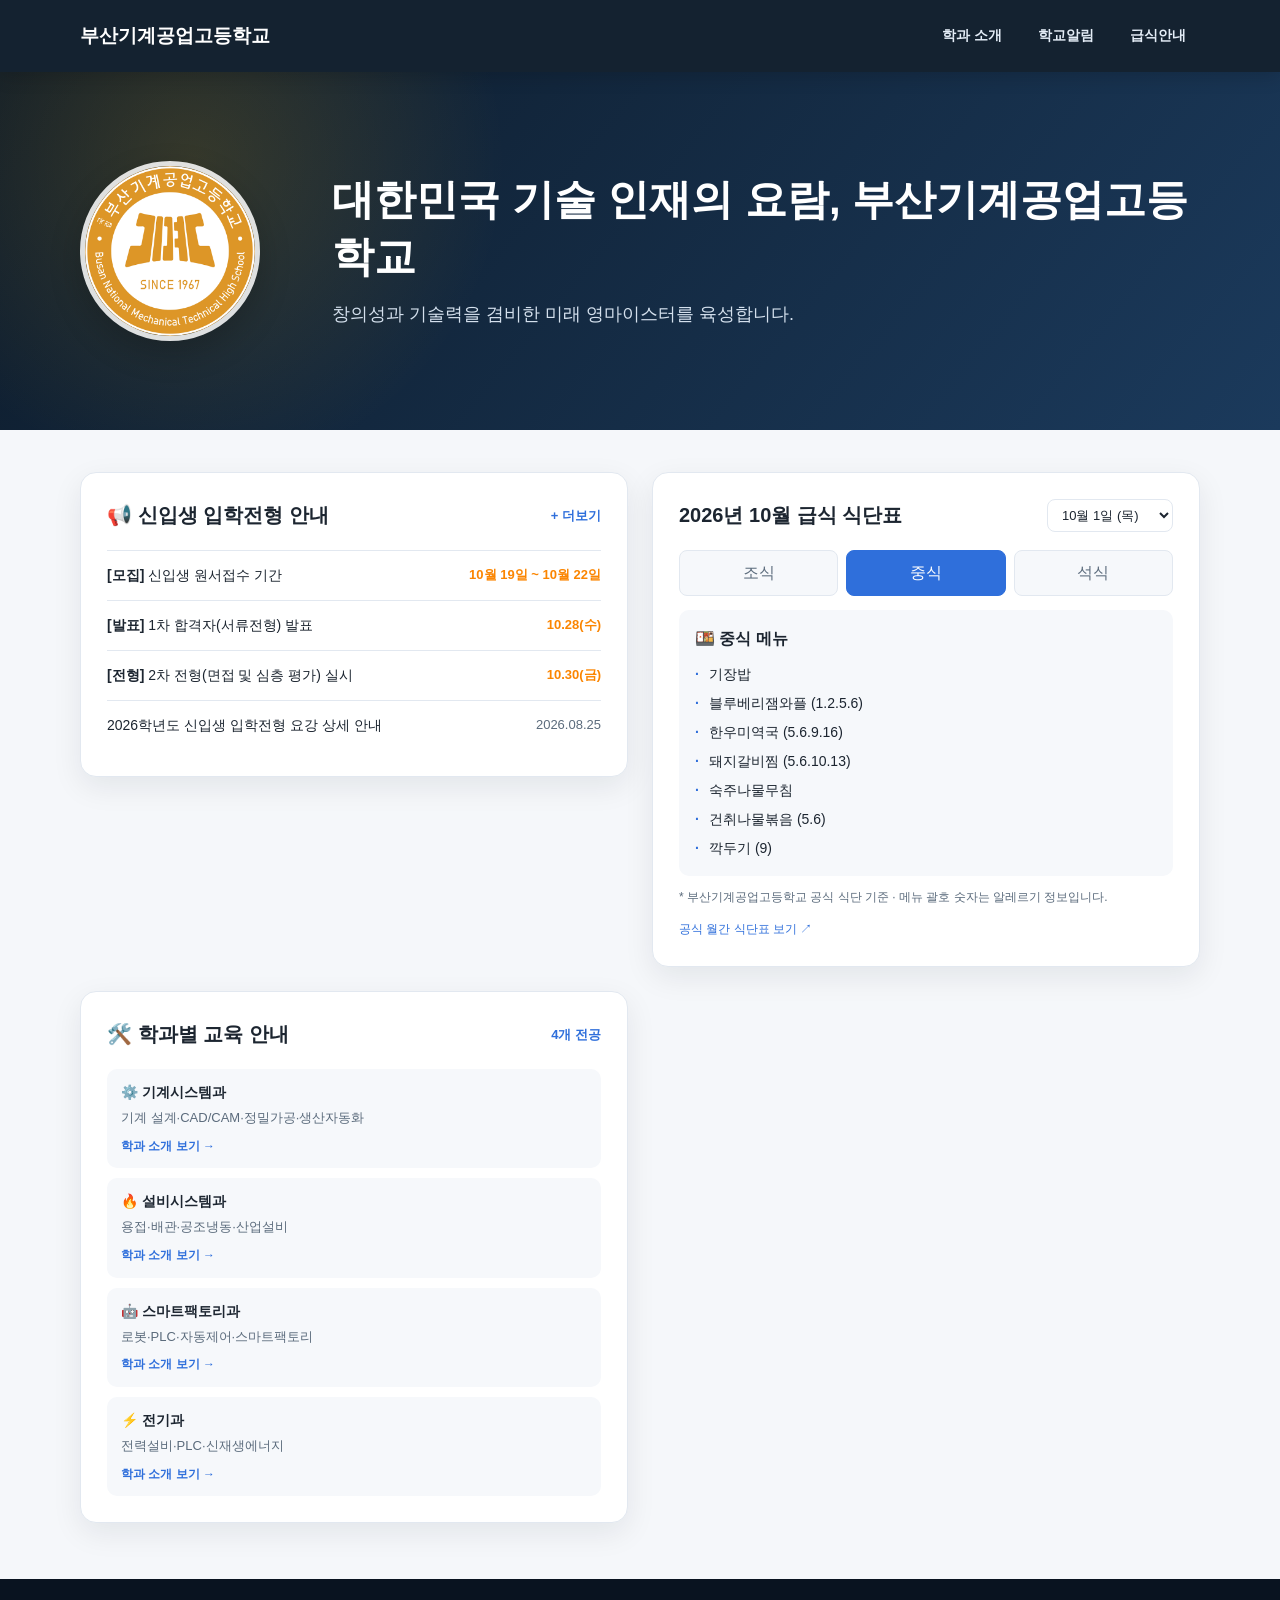
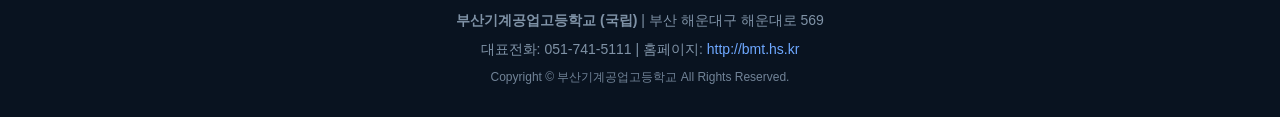
<file: index.html>
<!DOCTYPE html>
<html lang="ko">
<head>
  <meta charset="UTF-8">
  <meta name="viewport" content="width=device-width, initial-scale=1.0">
  <title>부산기계공업고등학교 - 공식 홈페이지</title>
  <link rel="stylesheet" href="style.css">
</head>
<body>

  <!-- 상단 헤더 및 대메뉴 -->
  <header class="header">
    <div class="container header-container">
      <h1 class="logo"><a href="index.html">부산기계공업고등학교</a></h1>
      <nav class="gnb" id="mainNav">
        <ul>
          <li class="dropdown">
            <a href="#departments">학과 소개</a>
            <ul class="dropdown-menu">
              <li><a href="dept-mech.html">기계시스템과</a></li>
              <li><a href="dept-plant.html">설비시스템과</a></li>
              <li><a href="dept-mecha.html">스마트팩토리과</a></li>
              <li><a href="dept-elec.html">전기과</a></li>
            </ul>
          </li>
          <li><a href="#notice-section">학교알림</a></li>
          <li><a href="#meal-section">급식안내</a></li>
        </ul>
      </nav>
      <button class="mobile-menu-btn" id="mobileMenuBtn" aria-label="메뉴 열기" aria-expanded="false" aria-controls="mainNav">☰</button>
    </div>
  </header>

  <!-- 메인 비주얼 배너 -->
  <section class="main-banner">
    <div class="banner-content">
      <img class="banner-logo" src="images.png" alt="부산기계공업고등학교 교표" width="180" height="180">
      <div>
        <h2>대한민국 기술 인재의 요람, 부산기계공업고등학교</h2>
        <p>창의성과 기술력을 겸비한 미래 영마이스터를 육성합니다.</p>
      </div>
    </div>
  </section>

  <!-- 메인 콘텐츠 영역 -->
  <main class="main-content container">
    <!-- 신입생 입학전형 및 주요 공지사항 -->
    <section class="card notice-card" id="notice-section">
      <div class="card-header">
        <h3>📢 신입생 입학전형 안내</h3>
        <a href="#" class="more-btn">+ 더보기</a>
      </div>
      <ul class="notice-list">
        <li>
          <a href="#"><strong>[모집]</strong> 신입생 원서접수 기간</a>
          <span class="date-highlight">10월 19일 ~ 10월 22일</span>
        </li>
        <li>
          <a href="#"><strong>[발표]</strong> 1차 합격자(서류전형) 발표</a>
          <span class="date-highlight">10.28(수)</span>
        </li>
        <li>
          <a href="#"><strong>[전형]</strong> 2차 전형(면접 및 심층 평가) 실시</a>
          <span class="date-highlight">10.30(금)</span>
        </li>
        <li>
          <a href="#">2026학년도 신입생 입학전형 요강 상세 안내</a>
          <span class="date">2026.08.25</span>
        </li>
      </ul>
    </section>

    <!-- 10월 급식 식단표 -->
    <section class="card meal-card" id="meal-section">
      <div class="card-header">
        <h3>2026년 10월 급식 식단표</h3>
        <select id="mealDateSelect" class="date-select" aria-label="급식 날짜 선택">
          <option value="2026-10-01" selected>10월 1일 (목)</option>
        </select>
      </div>

      <div class="meal-tabs">
        <button class="meal-tab-btn" type="button" data-meal-time="breakfast" aria-pressed="false">조식</button>
        <button class="meal-tab-btn active" type="button" data-meal-time="lunch" aria-pressed="true">중식</button>
        <button class="meal-tab-btn" type="button" data-meal-time="dinner" aria-pressed="false">석식</button>
      </div>

      <div class="meal-display-box">
        <h4 class="meal-type-title" id="mealTimeTitle">🍱 중식 메뉴</h4>
        <ul class="meal-menu" id="mealMenuList">
          <li class="meal-empty">선택한 날짜의 식단 정보가 없습니다.</li>
        </ul>
      </div>
      <p class="allergy-info">* 부산기계공업고등학교 공식 식단 기준 · 메뉴 괄호 숫자는 알레르기 정보입니다.</p>
      <p class="allergy-info"><a href="https://school.busanedu.net/bmt-h/dv/dietView/selectDietCalendarView.do?mi=605226" target="_blank" rel="noopener noreferrer">공식 월간 식단표 보기 ↗</a></p>
    </section>

    <!-- 학과 안내 요약 -->
    <section class="card dept-overview-card" id="departments">
      <div class="card-header">
        <h3>🛠️ 학과별 교육 안내</h3>
        <span class="more-btn">4개 전공</span>
      </div>
      <ul class="dept-overview-list">
        <li>
          <a href="dept-mech.html"><strong>⚙️ 기계시스템과</strong><span>기계 설계·CAD/CAM·정밀가공·생산자동화</span><em>학과 소개 보기 →</em></a>
        </li>
        <li>
          <a href="dept-plant.html"><strong>🔥 설비시스템과</strong><span>용접·배관·공조냉동·산업설비</span><em>학과 소개 보기 →</em></a>
        </li>
        <li>
          <a href="dept-mecha.html"><strong>🤖 스마트팩토리과</strong><span>로봇·PLC·자동제어·스마트팩토리</span><em>학과 소개 보기 →</em></a>
        </li>
        <li>
          <a href="dept-elec.html"><strong>⚡ 전기과</strong><span>전력설비·PLC·신재생에너지</span><em>학과 소개 보기 →</em></a>
        </li>
      </ul>
    </section>
  </main>

  <footer class="footer">
    <div class="container footer-container">
      <div class="footer-info">
        <p><strong>부산기계공업고등학교 (국립)</strong> | 부산 해운대구 해운대로 569</p>
        <p>대표전화: 051-741-5111 | 홈페이지: <a href="http://bmt.hs.kr" target="_blank" style="color: #60a5fa;">http://bmt.hs.kr</a></p>
        <p class="copyright">Copyright © 부산기계공업고등학교 All Rights Reserved.</p>
      </div>
    </div>
  </footer>

  <script src="script.js"></script>
</body>
</html>
</file>
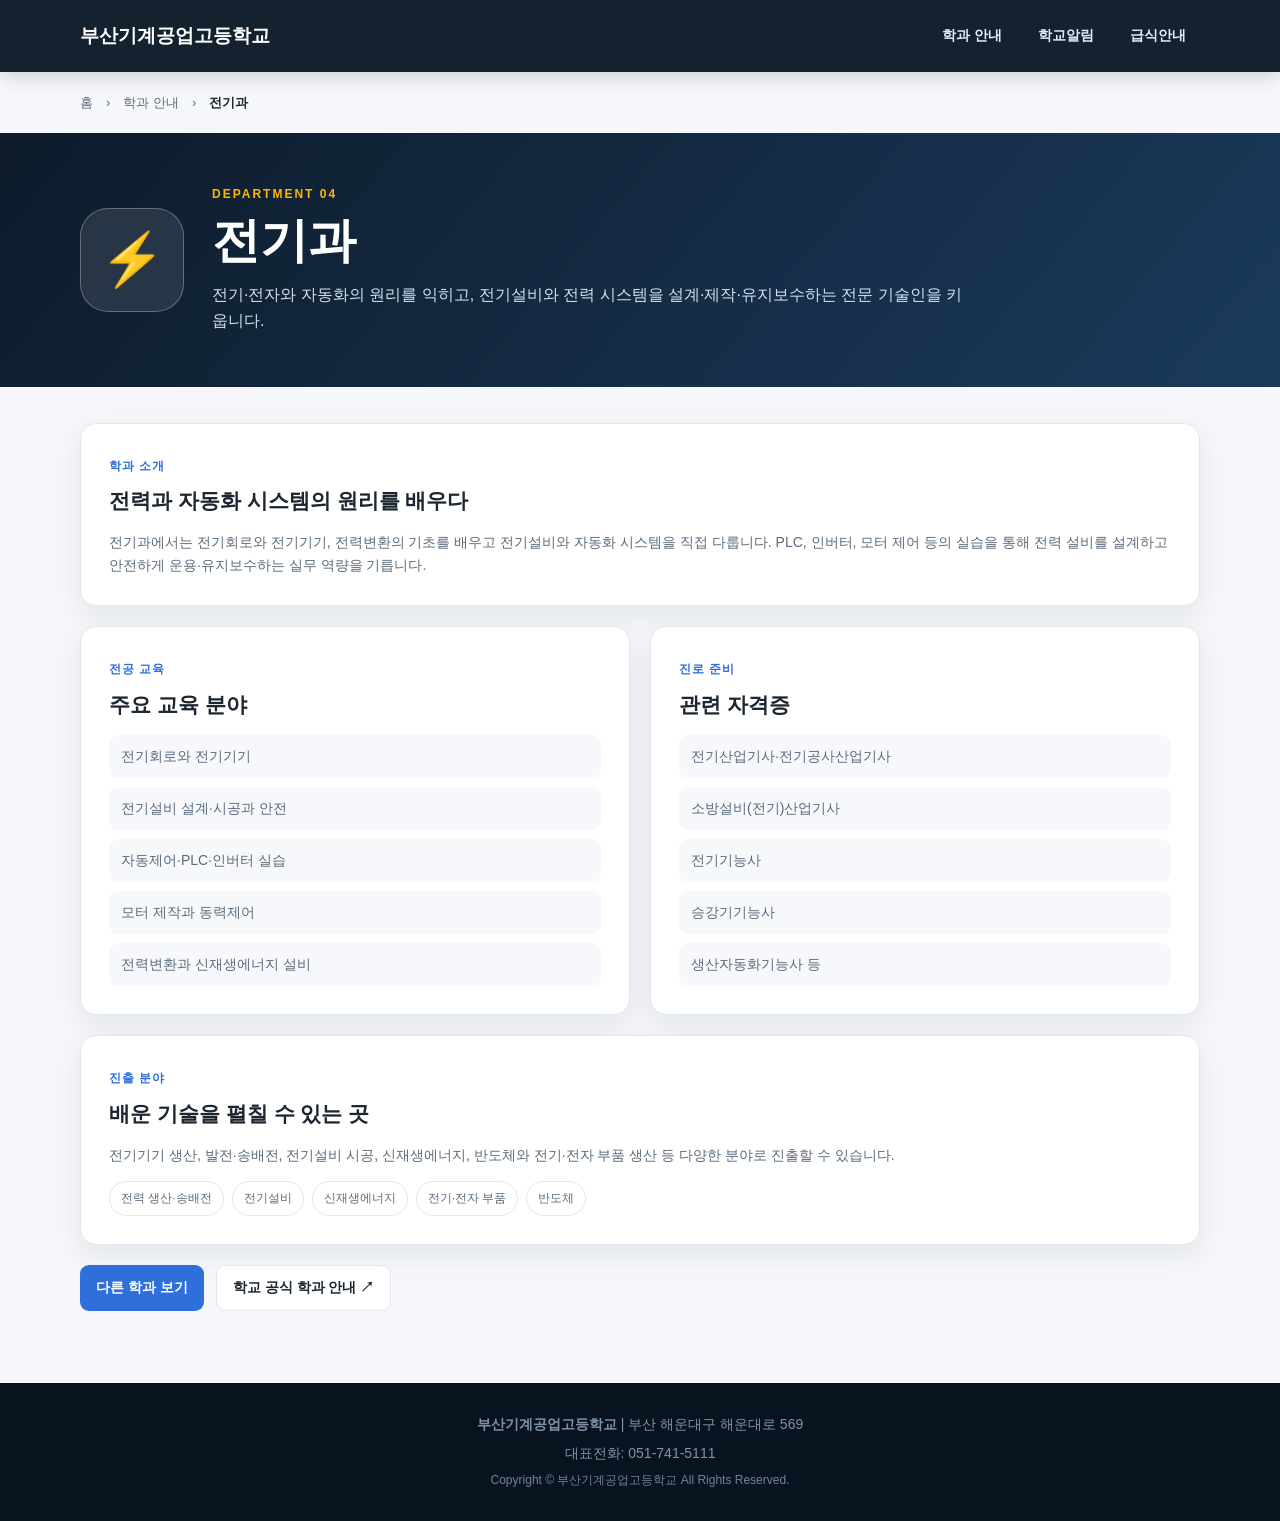
<file: dept-elec.html>
<!DOCTYPE html>
<html lang="ko">
<head>
  <meta charset="UTF-8">
  <meta name="viewport" content="width=device-width, initial-scale=1.0">
  <title>전기과 소개 - 부산기계공업고등학교</title>
  <link rel="stylesheet" href="style.css">
</head>
<body>
  <header class="header">
    <div class="container header-container">
      <h1 class="logo"><a href="index.html">부산기계공업고등학교</a></h1>
      <nav class="gnb" id="mainNav">
        <ul>
          <li class="dropdown">
            <a href="index.html#departments">학과 안내</a>
            <ul class="dropdown-menu">
              <li><a href="dept-mech.html">기계시스템과</a></li>
              <li><a href="dept-plant.html">설비시스템과</a></li>
              <li><a href="dept-mecha.html">스마트팩토리과</a></li>
              <li><a href="dept-elec.html">전기과</a></li>
            </ul>
          </li>
          <li><a href="index.html#notice-section">학교알림</a></li>
          <li><a href="index.html#meal-section">급식안내</a></li>
        </ul>
      </nav>
      <button class="mobile-menu-btn" id="mobileMenuBtn" aria-label="메뉴 열기" aria-expanded="false" aria-controls="mainNav">☰</button>
    </div>
  </header>

  <main class="department-detail-main">
    <div class="container dept-breadcrumb"><a href="index.html">홈</a>　›　<a href="index.html#departments">학과 안내</a>　›　<span>전기과</span></div>
    <section class="dept-page-hero">
      <div class="container dept-page-hero-content">
        <span class="dept-page-icon" aria-hidden="true">⚡</span>
        <div>
          <p class="dept-page-tag">DEPARTMENT 04</p>
          <h1 class="dept-page-title">전기과</h1>
          <p class="dept-page-lead">전기·전자와 자동화의 원리를 익히고, 전기설비와 전력 시스템을 설계·제작·유지보수하는 전문 기술인을 키웁니다.</p>
        </div>
      </div>
    </section>

    <div class="container dept-info-wrap">
      <section class="dept-info-card">
        <span class="dept-info-label">학과 소개</span>
        <h2>전력과 자동화 시스템의 원리를 배우다</h2>
        <p>전기과에서는 전기회로와 전기기기, 전력변환의 기초를 배우고 전기설비와 자동화 시스템을 직접 다룹니다. PLC, 인버터, 모터 제어 등의 실습을 통해 전력 설비를 설계하고 안전하게 운용·유지보수하는 실무 역량을 기릅니다.</p>
      </section>

      <div class="dept-detail-grid">
        <section class="dept-info-card">
          <span class="dept-info-label">전공 교육</span>
          <h2>주요 교육 분야</h2>
          <ul class="dept-detail-list">
            <li>전기회로와 전기기기</li>
            <li>전기설비 설계·시공과 안전</li>
            <li>자동제어·PLC·인버터 실습</li>
            <li>모터 제작과 동력제어</li>
            <li>전력변환과 신재생에너지 설비</li>
          </ul>
        </section>
        <section class="dept-info-card">
          <span class="dept-info-label">진로 준비</span>
          <h2>관련 자격증</h2>
          <ul class="dept-detail-list">
            <li>전기산업기사·전기공사산업기사</li>
            <li>소방설비(전기)산업기사</li>
            <li>전기기능사</li>
            <li>승강기기능사</li>
            <li>생산자동화기능사 등</li>
          </ul>
        </section>
      </div>

      <section class="dept-info-card">
        <span class="dept-info-label">진출 분야</span>
        <h2>배운 기술을 펼칠 수 있는 곳</h2>
        <p>전기기기 생산, 발전·송배전, 전기설비 시공, 신재생에너지, 반도체와 전기·전자 부품 생산 등 다양한 분야로 진출할 수 있습니다.</p>
        <div class="dept-career"><span>전력 생산·송배전</span><span>전기설비</span><span>신재생에너지</span><span>전기·전자 부품</span><span>반도체</span></div>
      </section>

      <div class="dept-page-actions">
        <a class="dept-page-button" href="index.html#departments">다른 학과 보기</a>
        <a class="dept-page-button secondary" href="https://school.busanedu.net/bmt-h/cm/cntnts/cntntsView.do?mi=605188&amp;cntntsId=5285" target="_blank" rel="noopener noreferrer">학교 공식 학과 안내 ↗</a>
      </div>
    </div>
  </main>

  <footer class="footer"><div class="container footer-info"><p><strong>부산기계공업고등학교</strong> | 부산 해운대구 해운대로 569</p><p>대표전화: 051-741-5111</p><p class="copyright">Copyright © 부산기계공업고등학교 All Rights Reserved.</p></div></footer>
  <script src="script.js"></script>
</body>
</html>
</file>
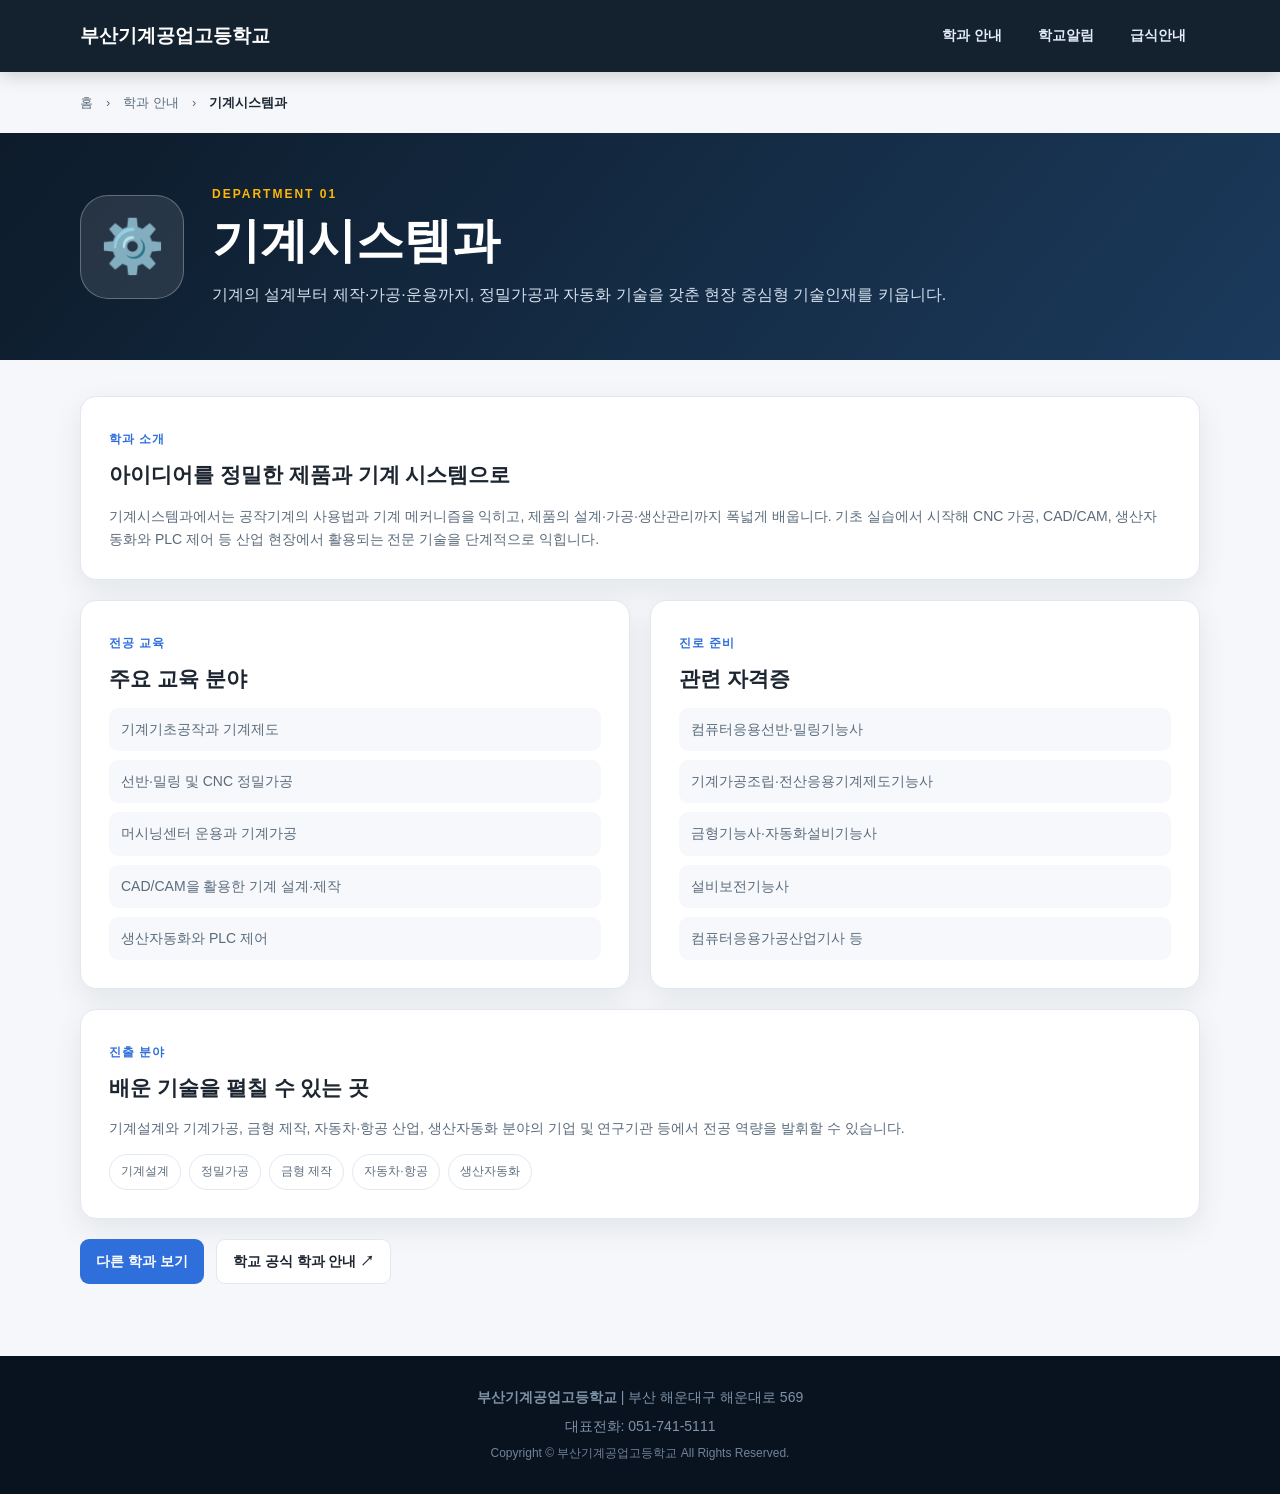
<file: dept-mech.html>
<!DOCTYPE html>
<html lang="ko">
<head>
  <meta charset="UTF-8">
  <meta name="viewport" content="width=device-width, initial-scale=1.0">
  <title>기계시스템과 소개 - 부산기계공업고등학교</title>
  <link rel="stylesheet" href="style.css">
</head>
<body>
  <header class="header">
    <div class="container header-container">
      <h1 class="logo"><a href="index.html">부산기계공업고등학교</a></h1>
      <nav class="gnb" id="mainNav">
        <ul>
          <li class="dropdown">
            <a href="index.html#departments">학과 안내</a>
            <ul class="dropdown-menu">
              <li><a href="dept-mech.html">기계시스템과</a></li>
              <li><a href="dept-plant.html">설비시스템과</a></li>
              <li><a href="dept-mecha.html">스마트팩토리과</a></li>
              <li><a href="dept-elec.html">전기과</a></li>
            </ul>
          </li>
          <li><a href="index.html#notice-section">학교알림</a></li>
          <li><a href="index.html#meal-section">급식안내</a></li>
        </ul>
      </nav>
      <button class="mobile-menu-btn" id="mobileMenuBtn" aria-label="메뉴 열기" aria-expanded="false" aria-controls="mainNav">☰</button>
    </div>
  </header>

  <main class="department-detail-main">
    <div class="container dept-breadcrumb"><a href="index.html">홈</a>　›　<a href="index.html#departments">학과 안내</a>　›　<span>기계시스템과</span></div>
    <section class="dept-page-hero">
      <div class="container dept-page-hero-content">
        <span class="dept-page-icon" aria-hidden="true">⚙️</span>
        <div>
          <p class="dept-page-tag">DEPARTMENT 01</p>
          <h1 class="dept-page-title">기계시스템과</h1>
          <p class="dept-page-lead">기계의 설계부터 제작·가공·운용까지, 정밀가공과 자동화 기술을 갖춘 현장 중심형 기술인재를 키웁니다.</p>
        </div>
      </div>
    </section>

    <div class="container dept-info-wrap">
      <section class="dept-info-card">
        <span class="dept-info-label">학과 소개</span>
        <h2>아이디어를 정밀한 제품과 기계 시스템으로</h2>
        <p>기계시스템과에서는 공작기계의 사용법과 기계 메커니즘을 익히고, 제품의 설계·가공·생산관리까지 폭넓게 배웁니다. 기초 실습에서 시작해 CNC 가공, CAD/CAM, 생산자동화와 PLC 제어 등 산업 현장에서 활용되는 전문 기술을 단계적으로 익힙니다.</p>
      </section>

      <div class="dept-detail-grid">
        <section class="dept-info-card">
          <span class="dept-info-label">전공 교육</span>
          <h2>주요 교육 분야</h2>
          <ul class="dept-detail-list">
            <li>기계기초공작과 기계제도</li>
            <li>선반·밀링 및 CNC 정밀가공</li>
            <li>머시닝센터 운용과 기계가공</li>
            <li>CAD/CAM을 활용한 기계 설계·제작</li>
            <li>생산자동화와 PLC 제어</li>
          </ul>
        </section>
        <section class="dept-info-card">
          <span class="dept-info-label">진로 준비</span>
          <h2>관련 자격증</h2>
          <ul class="dept-detail-list">
            <li>컴퓨터응용선반·밀링기능사</li>
            <li>기계가공조립·전산응용기계제도기능사</li>
            <li>금형기능사·자동화설비기능사</li>
            <li>설비보전기능사</li>
            <li>컴퓨터응용가공산업기사 등</li>
          </ul>
        </section>
      </div>

      <section class="dept-info-card">
        <span class="dept-info-label">진출 분야</span>
        <h2>배운 기술을 펼칠 수 있는 곳</h2>
        <p>기계설계와 기계가공, 금형 제작, 자동차·항공 산업, 생산자동화 분야의 기업 및 연구기관 등에서 전공 역량을 발휘할 수 있습니다.</p>
        <div class="dept-career"><span>기계설계</span><span>정밀가공</span><span>금형 제작</span><span>자동차·항공</span><span>생산자동화</span></div>
      </section>

      <div class="dept-page-actions">
        <a class="dept-page-button" href="index.html#departments">다른 학과 보기</a>
        <a class="dept-page-button secondary" href="https://school.busanedu.net/bmt-h/cm/cntnts/cntntsView.do?mi=605184&amp;cntntsId=5281" target="_blank" rel="noopener noreferrer">학교 공식 학과 안내 ↗</a>
      </div>
    </div>
  </main>

  <footer class="footer"><div class="container footer-info"><p><strong>부산기계공업고등학교</strong> | 부산 해운대구 해운대로 569</p><p>대표전화: 051-741-5111</p><p class="copyright">Copyright © 부산기계공업고등학교 All Rights Reserved.</p></div></footer>
  <script src="script.js"></script>
</body>
</html>
</file>
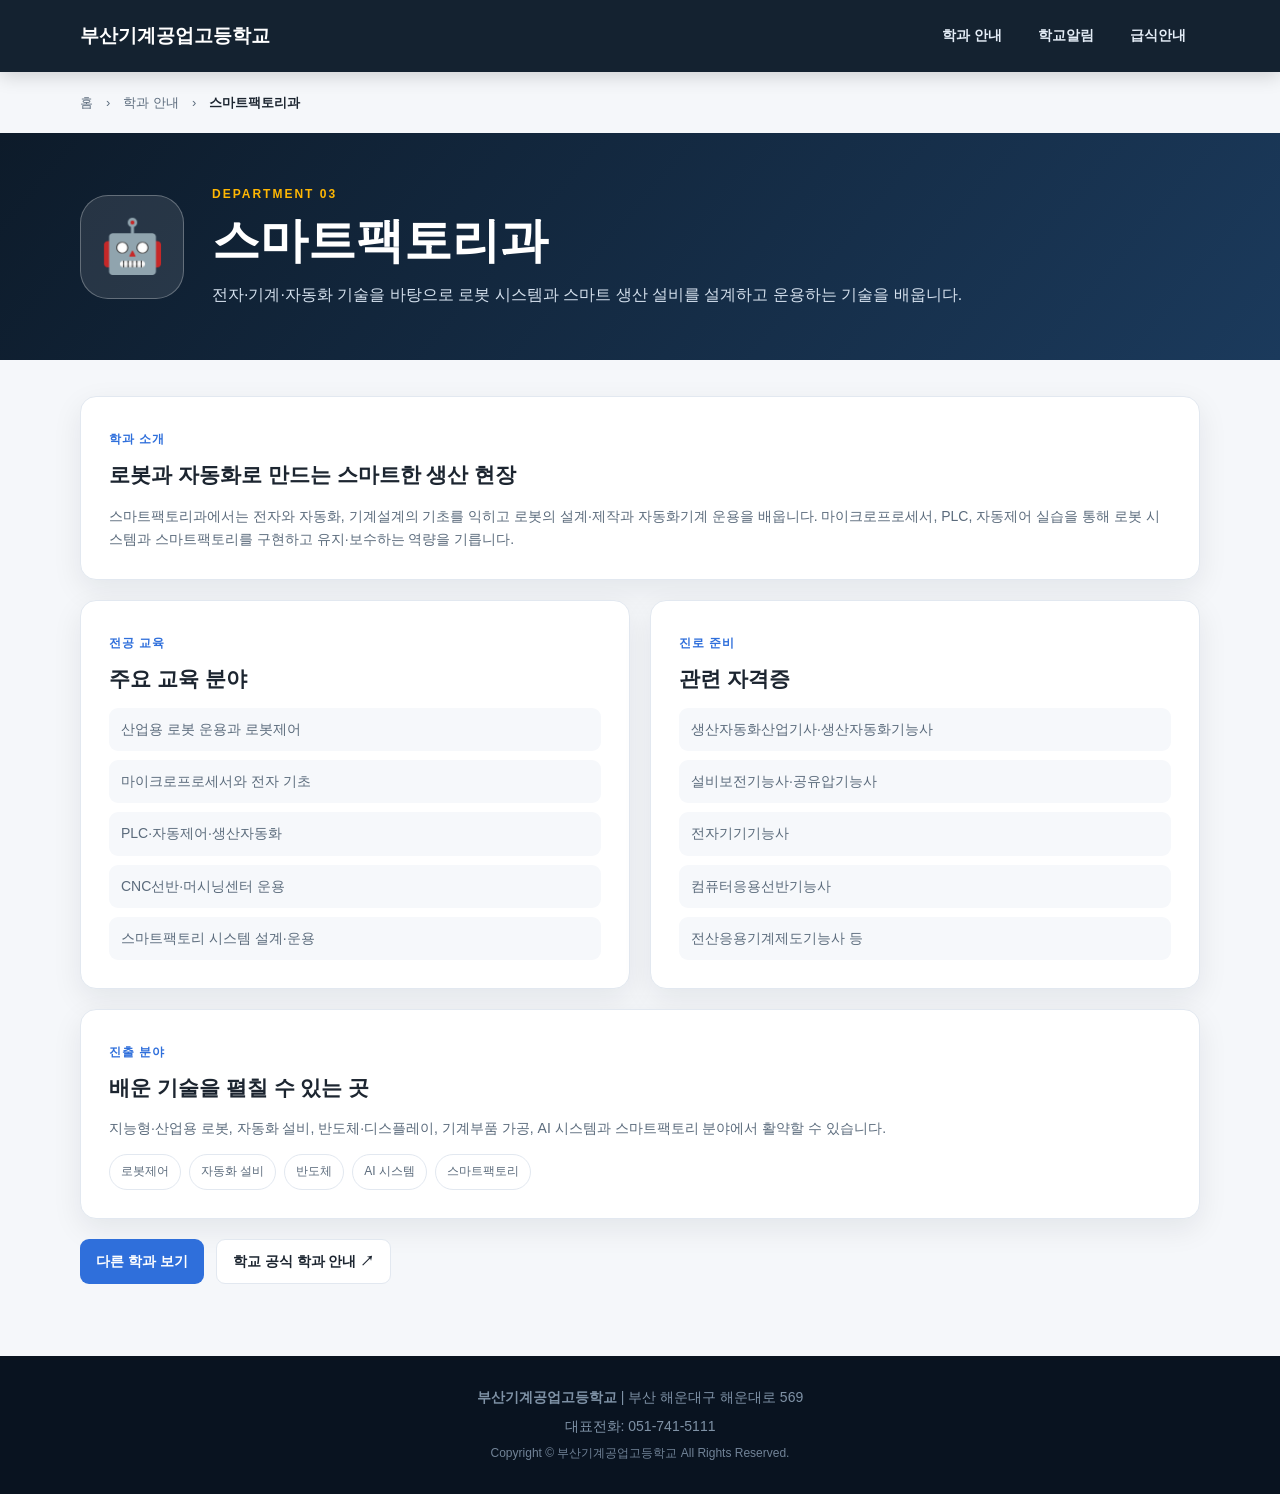
<file: dept-mecha.html>
<!DOCTYPE html>
<html lang="ko">
<head>
  <meta charset="UTF-8">
  <meta name="viewport" content="width=device-width, initial-scale=1.0">
  <title>스마트팩토리과 소개 - 부산기계공업고등학교</title>
  <link rel="stylesheet" href="style.css">
</head>
<body>
  <header class="header">
    <div class="container header-container">
      <h1 class="logo"><a href="index.html">부산기계공업고등학교</a></h1>
      <nav class="gnb" id="mainNav">
        <ul>
          <li class="dropdown">
            <a href="index.html#departments">학과 안내</a>
            <ul class="dropdown-menu">
              <li><a href="dept-mech.html">기계시스템과</a></li>
              <li><a href="dept-plant.html">설비시스템과</a></li>
              <li><a href="dept-mecha.html">스마트팩토리과</a></li>
              <li><a href="dept-elec.html">전기과</a></li>
            </ul>
          </li>
          <li><a href="index.html#notice-section">학교알림</a></li>
          <li><a href="index.html#meal-section">급식안내</a></li>
        </ul>
      </nav>
      <button class="mobile-menu-btn" id="mobileMenuBtn" aria-label="메뉴 열기" aria-expanded="false" aria-controls="mainNav">☰</button>
    </div>
  </header>

  <main class="department-detail-main">
    <div class="container dept-breadcrumb"><a href="index.html">홈</a>　›　<a href="index.html#departments">학과 안내</a>　›　<span>스마트팩토리과</span></div>
    <section class="dept-page-hero">
      <div class="container dept-page-hero-content">
        <span class="dept-page-icon" aria-hidden="true">🤖</span>
        <div>
          <p class="dept-page-tag">DEPARTMENT 03</p>
          <h1 class="dept-page-title">스마트팩토리과</h1>
          <p class="dept-page-lead">전자·기계·자동화 기술을 바탕으로 로봇 시스템과 스마트 생산 설비를 설계하고 운용하는 기술을 배웁니다.</p>
        </div>
      </div>
    </section>

    <div class="container dept-info-wrap">
      <section class="dept-info-card">
        <span class="dept-info-label">학과 소개</span>
        <h2>로봇과 자동화로 만드는 스마트한 생산 현장</h2>
        <p>스마트팩토리과에서는 전자와 자동화, 기계설계의 기초를 익히고 로봇의 설계·제작과 자동화기계 운용을 배웁니다. 마이크로프로세서, PLC, 자동제어 실습을 통해 로봇 시스템과 스마트팩토리를 구현하고 유지·보수하는 역량을 기릅니다.</p>
      </section>

      <div class="dept-detail-grid">
        <section class="dept-info-card">
          <span class="dept-info-label">전공 교육</span>
          <h2>주요 교육 분야</h2>
          <ul class="dept-detail-list">
            <li>산업용 로봇 운용과 로봇제어</li>
            <li>마이크로프로세서와 전자 기초</li>
            <li>PLC·자동제어·생산자동화</li>
            <li>CNC선반·머시닝센터 운용</li>
            <li>스마트팩토리 시스템 설계·운용</li>
          </ul>
        </section>
        <section class="dept-info-card">
          <span class="dept-info-label">진로 준비</span>
          <h2>관련 자격증</h2>
          <ul class="dept-detail-list">
            <li>생산자동화산업기사·생산자동화기능사</li>
            <li>설비보전기능사·공유압기능사</li>
            <li>전자기기기능사</li>
            <li>컴퓨터응용선반기능사</li>
            <li>전산응용기계제도기능사 등</li>
          </ul>
        </section>
      </div>

      <section class="dept-info-card">
        <span class="dept-info-label">진출 분야</span>
        <h2>배운 기술을 펼칠 수 있는 곳</h2>
        <p>지능형·산업용 로봇, 자동화 설비, 반도체·디스플레이, 기계부품 가공, AI 시스템과 스마트팩토리 분야에서 활약할 수 있습니다.</p>
        <div class="dept-career"><span>로봇제어</span><span>자동화 설비</span><span>반도체</span><span>AI 시스템</span><span>스마트팩토리</span></div>
      </section>

      <div class="dept-page-actions">
        <a class="dept-page-button" href="index.html#departments">다른 학과 보기</a>
        <a class="dept-page-button secondary" href="https://school.busanedu.net/bmt-h/cm/cntnts/cntntsView.do?mi=605187&amp;cntntsId=5284" target="_blank" rel="noopener noreferrer">학교 공식 학과 안내 ↗</a>
      </div>
    </div>
  </main>

  <footer class="footer"><div class="container footer-info"><p><strong>부산기계공업고등학교</strong> | 부산 해운대구 해운대로 569</p><p>대표전화: 051-741-5111</p><p class="copyright">Copyright © 부산기계공업고등학교 All Rights Reserved.</p></div></footer>
  <script src="script.js"></script>
</body>
</html>
</file>
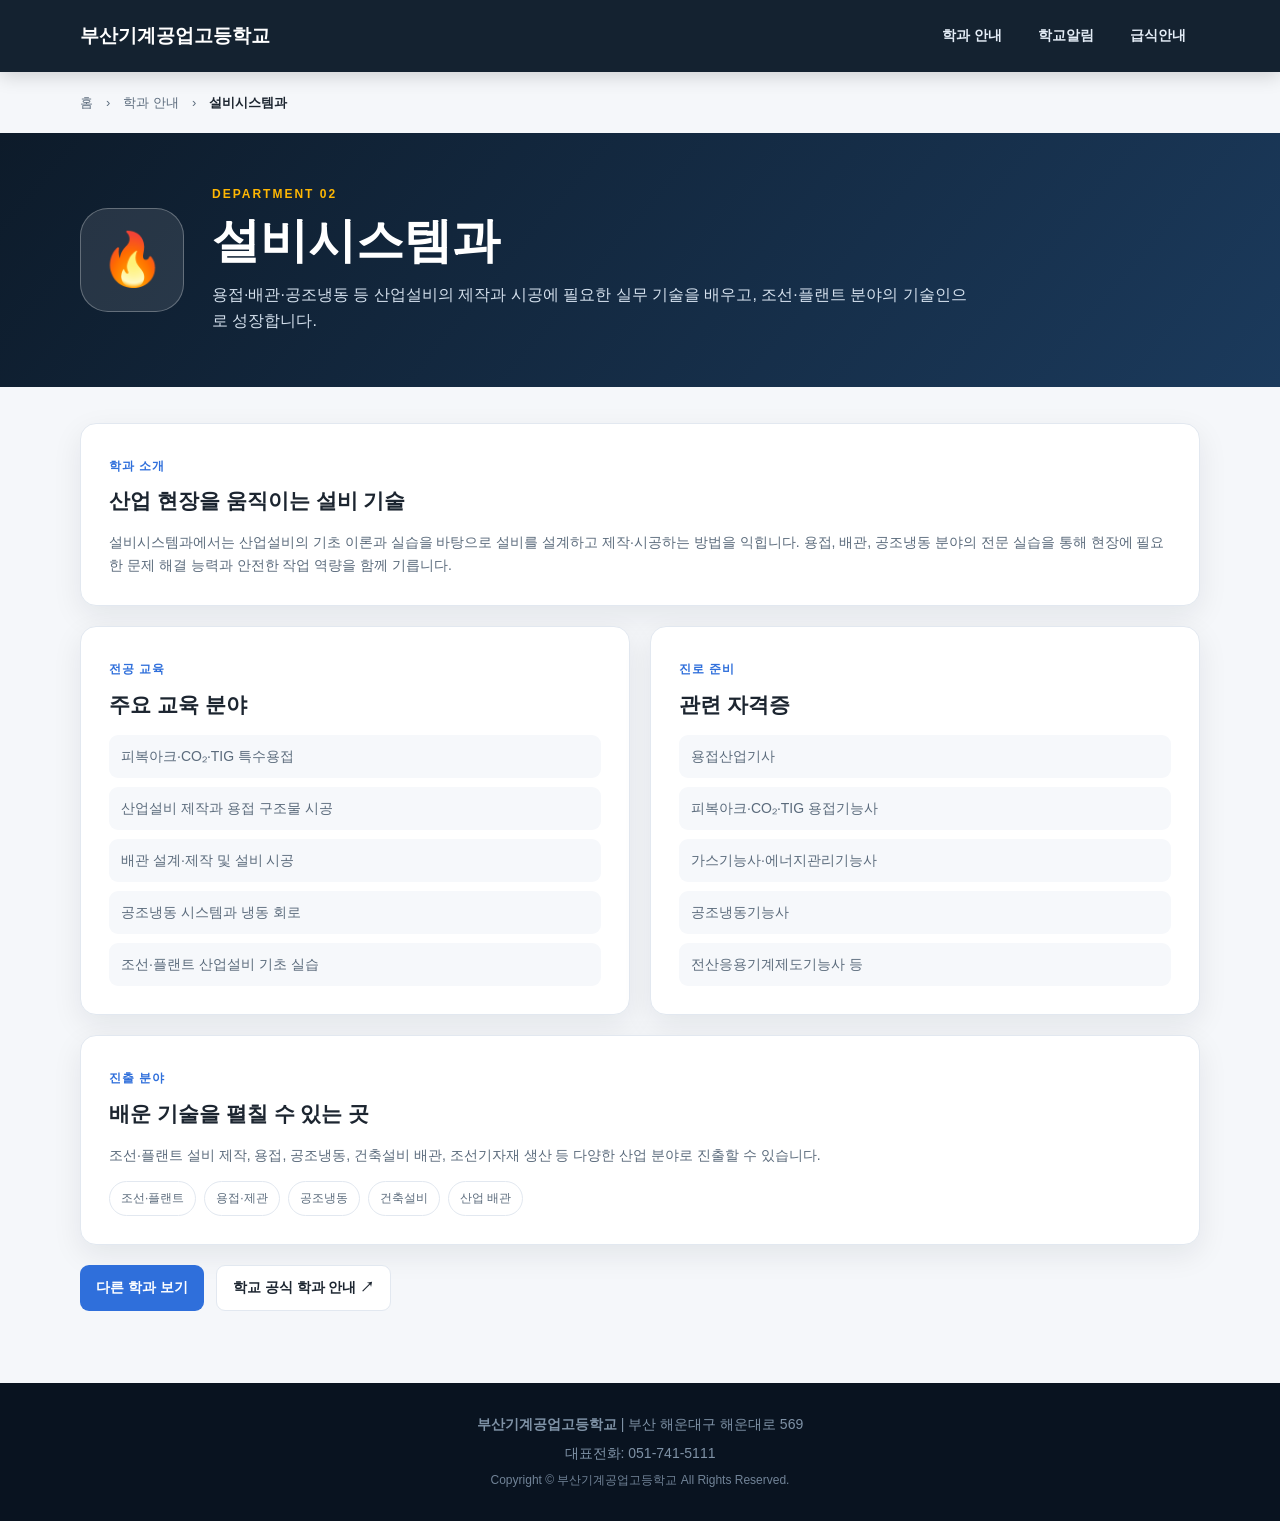
<file: dept-plant.html>
<!DOCTYPE html>
<html lang="ko">
<head>
  <meta charset="UTF-8">
  <meta name="viewport" content="width=device-width, initial-scale=1.0">
  <title>설비시스템과 소개 - 부산기계공업고등학교</title>
  <link rel="stylesheet" href="style.css">
</head>
<body>
  <header class="header">
    <div class="container header-container">
      <h1 class="logo"><a href="index.html">부산기계공업고등학교</a></h1>
      <nav class="gnb" id="mainNav">
        <ul>
          <li class="dropdown">
            <a href="index.html#departments">학과 안내</a>
            <ul class="dropdown-menu">
              <li><a href="dept-mech.html">기계시스템과</a></li>
              <li><a href="dept-plant.html">설비시스템과</a></li>
              <li><a href="dept-mecha.html">스마트팩토리과</a></li>
              <li><a href="dept-elec.html">전기과</a></li>
            </ul>
          </li>
          <li><a href="index.html#notice-section">학교알림</a></li>
          <li><a href="index.html#meal-section">급식안내</a></li>
        </ul>
      </nav>
      <button class="mobile-menu-btn" id="mobileMenuBtn" aria-label="메뉴 열기" aria-expanded="false" aria-controls="mainNav">☰</button>
    </div>
  </header>

  <main class="department-detail-main">
    <div class="container dept-breadcrumb"><a href="index.html">홈</a>　›　<a href="index.html#departments">학과 안내</a>　›　<span>설비시스템과</span></div>
    <section class="dept-page-hero">
      <div class="container dept-page-hero-content">
        <span class="dept-page-icon" aria-hidden="true">🔥</span>
        <div>
          <p class="dept-page-tag">DEPARTMENT 02</p>
          <h1 class="dept-page-title">설비시스템과</h1>
          <p class="dept-page-lead">용접·배관·공조냉동 등 산업설비의 제작과 시공에 필요한 실무 기술을 배우고, 조선·플랜트 분야의 기술인으로 성장합니다.</p>
        </div>
      </div>
    </section>

    <div class="container dept-info-wrap">
      <section class="dept-info-card">
        <span class="dept-info-label">학과 소개</span>
        <h2>산업 현장을 움직이는 설비 기술</h2>
        <p>설비시스템과에서는 산업설비의 기초 이론과 실습을 바탕으로 설비를 설계하고 제작·시공하는 방법을 익힙니다. 용접, 배관, 공조냉동 분야의 전문 실습을 통해 현장에 필요한 문제 해결 능력과 안전한 작업 역량을 함께 기릅니다.</p>
      </section>

      <div class="dept-detail-grid">
        <section class="dept-info-card">
          <span class="dept-info-label">전공 교육</span>
          <h2>주요 교육 분야</h2>
          <ul class="dept-detail-list">
            <li>피복아크·CO₂·TIG 특수용접</li>
            <li>산업설비 제작과 용접 구조물 시공</li>
            <li>배관 설계·제작 및 설비 시공</li>
            <li>공조냉동 시스템과 냉동 회로</li>
            <li>조선·플랜트 산업설비 기초 실습</li>
          </ul>
        </section>
        <section class="dept-info-card">
          <span class="dept-info-label">진로 준비</span>
          <h2>관련 자격증</h2>
          <ul class="dept-detail-list">
            <li>용접산업기사</li>
            <li>피복아크·CO₂·TIG 용접기능사</li>
            <li>가스기능사·에너지관리기능사</li>
            <li>공조냉동기능사</li>
            <li>전산응용기계제도기능사 등</li>
          </ul>
        </section>
      </div>

      <section class="dept-info-card">
        <span class="dept-info-label">진출 분야</span>
        <h2>배운 기술을 펼칠 수 있는 곳</h2>
        <p>조선·플랜트 설비 제작, 용접, 공조냉동, 건축설비 배관, 조선기자재 생산 등 다양한 산업 분야로 진출할 수 있습니다.</p>
        <div class="dept-career"><span>조선·플랜트</span><span>용접·제관</span><span>공조냉동</span><span>건축설비</span><span>산업 배관</span></div>
      </section>

      <div class="dept-page-actions">
        <a class="dept-page-button" href="index.html#departments">다른 학과 보기</a>
        <a class="dept-page-button secondary" href="https://school.busanedu.net/bmt-h/cm/cntnts/cntntsView.do?mi=605186&amp;cntntsId=5283" target="_blank" rel="noopener noreferrer">학교 공식 학과 안내 ↗</a>
      </div>
    </div>
  </main>

  <footer class="footer"><div class="container footer-info"><p><strong>부산기계공업고등학교</strong> | 부산 해운대구 해운대로 569</p><p>대표전화: 051-741-5111</p><p class="copyright">Copyright © 부산기계공업고등학교 All Rights Reserved.</p></div></footer>
  <script src="script.js"></script>
</body>
</html>
</file>
<file: style.css>
/* =========================================
   부산기계공업고등학교 신입생 안내 홈페이지
   ========================================= */
:root {
  --navy: #0d1b2a;
  --navy-2: #13263c;
  --steel: #1b3a5c;
  --blue: #2f6fdb;
  --blue-light: #6ea8ff;
  --amber: #ffb703;
  --amber-dark: #fb8500;
  --bg: #f5f7fa;
  --card: #ffffff;
  --text: #1c2530;
  --text-sub: #5b6b7c;
  --line: #e2e8f0;
  --radius: 16px;
  --shadow: 0 10px 30px rgba(13, 27, 42, 0.08);
}

* { margin: 0; padding: 0; box-sizing: border-box; }

html { scroll-behavior: smooth; }

body {
  font-family: "Pretendard", "Noto Sans KR", -apple-system, "Malgun Gothic", sans-serif;
  color: var(--text);
  background: var(--bg);
  line-height: 1.65;
}

img { max-width: 100%; }
a { text-decoration: none; color: inherit; }
ul { list-style: none; }

.container {
  width: min(1120px, 92%);
  margin: 0 auto;
}
.container-narrow { width: min(760px, 92%); }

/* ===== 내비게이션 ===== */
.navbar {
  position: fixed;
  top: 0; left: 0; right: 0;
  z-index: 100;
  background: rgba(13, 27, 42, 0.92);
  backdrop-filter: blur(10px);
  transition: box-shadow 0.3s, background 0.3s;
}
.navbar.scrolled { box-shadow: 0 4px 20px rgba(0, 0, 0, 0.35); }

.nav-inner {
  display: flex;
  align-items: center;
  justify-content: space-between;
  height: 68px;
}

.logo {
  display: flex;
  align-items: center;
  gap: 10px;
  color: #fff;
  font-weight: 700;
}
.logo-gear {
  font-size: 26px;
  color: var(--amber);
  display: inline-block;
  animation: spin 8s linear infinite;
}
@keyframes spin { to { transform: rotate(360deg); } }

.logo-text { font-size: 17px; line-height: 1.2; display: flex; flex-direction: column; }
.logo-text small { font-size: 11px; font-weight: 400; color: var(--blue-light); letter-spacing: 1px; }

.nav-menu { display: flex; gap: 6px; }
.nav-link {
  color: #cdd8e4;
  font-size: 14.5px;
  font-weight: 500;
  padding: 8px 14px;
  border-radius: 8px;
  transition: color 0.2s, background 0.2s;
}
.nav-link:hover { color: #fff; background: rgba(255, 255, 255, 0.08); }
.nav-link.active { color: var(--amber); }

.hamburger {
  display: none;
  flex-direction: column;
  gap: 5px;
  background: none;
  border: none;
  cursor: pointer;
  padding: 8px;
}
.hamburger span {
  width: 24px; height: 2.5px;
  background: #fff;
  border-radius: 2px;
  transition: 0.3s;
}
.hamburger.open span:nth-child(1) { transform: translateY(7.5px) rotate(45deg); }
.hamburger.open span:nth-child(2) { opacity: 0; }
.hamburger.open span:nth-child(3) { transform: translateY(-7.5px) rotate(-45deg); }

/* ===== 히어로 ===== */
.hero {
  position: relative;
  min-height: 100vh;
  display: flex;
  align-items: center;
  background:
    radial-gradient(1200px 600px at 80% -10%, rgba(47, 111, 219, 0.35), transparent 60%),
    radial-gradient(800px 500px at -10% 110%, rgba(255, 183, 3, 0.15), transparent 60%),
    linear-gradient(160deg, var(--navy) 0%, var(--navy-2) 55%, var(--steel) 100%);
  color: #fff;
  overflow: hidden;
  padding: 120px 0 80px;
}

.hero-gears { position: absolute; inset: 0; pointer-events: none; }
.gear {
  position: absolute;
  color: rgba(255, 255, 255, 0.06);
  animation: spin 30s linear infinite;
}
.gear-1 { font-size: 340px; top: -80px; right: -60px; }
.gear-2 { font-size: 200px; bottom: -50px; right: 220px; animation-direction: reverse; animation-duration: 22s; }
.gear-3 { font-size: 150px; top: 30%; left: -40px; animation-duration: 26s; }
.gear-4 { font-size: 90px; bottom: 18%; left: 12%; animation-direction: reverse; animation-duration: 18s; }

.hero-inner { position: relative; z-index: 1; }

.hero-badge {
  display: inline-block;
  background: rgba(255, 183, 3, 0.14);
  border: 1px solid rgba(255, 183, 3, 0.45);
  color: var(--amber);
  font-size: 14px;
  font-weight: 600;
  padding: 8px 18px;
  border-radius: 999px;
  margin-bottom: 24px;
}

.hero-title {
  font-size: clamp(34px, 6vw, 62px);
  font-weight: 800;
  line-height: 1.22;
  letter-spacing: -1px;
}
.hero-title em {
  font-style: normal;
  color: var(--amber);
  background: linear-gradient(120deg, var(--amber), var(--amber-dark));
  -webkit-background-clip: text;
  background-clip: text;
  -webkit-text-fill-color: transparent;
}

.hero-sub {
  margin-top: 22px;
  font-size: clamp(15px, 2vw, 19px);
  color: #b9c7d6;
}

.hero-actions { display: flex; gap: 14px; margin-top: 34px; flex-wrap: wrap; }

.btn {
  display: inline-block;
  padding: 14px 30px;
  border-radius: 12px;
  font-size: 15.5px;
  font-weight: 700;
  transition: transform 0.2s, box-shadow 0.2s, background 0.2s;
}
.btn-primary {
  background: linear-gradient(120deg, var(--amber), var(--amber-dark));
  color: var(--navy);
  box-shadow: 0 8px 24px rgba(251, 133, 0, 0.35);
}
.btn-primary:hover { transform: translateY(-3px); box-shadow: 0 12px 30px rgba(251, 133, 0, 0.45); }
.btn-ghost {
  border: 1.5px solid rgba(255, 255, 255, 0.4);
  color: #fff;
}
.btn-ghost:hover { background: rgba(255, 255, 255, 0.1); transform: translateY(-3px); }

/* 카운트다운 */
.countdown-box {
  margin-top: 56px;
  display: inline-block;
  background: rgba(255, 255, 255, 0.06);
  border: 1px solid rgba(255, 255, 255, 0.14);
  border-radius: var(--radius);
  padding: 20px 28px;
}
.countdown-label { font-size: 13.5px; color: var(--blue-light); font-weight: 600; margin-bottom: 10px; }
.countdown { display: flex; gap: 22px; }
.cd-item { text-align: center; }
.cd-item strong {
  display: block;
  font-size: 32px;
  font-weight: 800;
  color: #fff;
  font-variant-numeric: tabular-nums;
}
.cd-item span { font-size: 12px; color: #8fa3b8; }

/* ===== 공통 섹션 ===== */
.section { padding: 96px 0; }
.section-alt { background: #eef2f7; }
.section-dark {
  background: linear-gradient(160deg, var(--navy), var(--navy-2));
  color: #dfe7ef;
}
.section-dark .section-title { color: #fff; }
.section-dark .section-desc { color: #9db0c3; }

.section-head { text-align: center; margin-bottom: 56px; }
.section-tag {
  display: inline-block;
  font-size: 12.5px;
  font-weight: 800;
  letter-spacing: 3px;
  color: var(--blue);
  background: rgba(47, 111, 219, 0.1);
  padding: 6px 14px;
  border-radius: 999px;
  margin-bottom: 14px;
}
.section-dark .section-tag { color: var(--amber); background: rgba(255, 183, 3, 0.12); }
.section-title { font-size: clamp(26px, 4vw, 38px); font-weight: 800; letter-spacing: -0.5px; }
.section-desc { margin-top: 12px; color: var(--text-sub); font-size: 16px; }

/* ===== 학교 소개 ===== */
.stats-grid {
  display: grid;
  grid-template-columns: repeat(4, 1fr);
  gap: 20px;
  margin-bottom: 44px;
}
.stat-card {
  background: var(--card);
  border-radius: var(--radius);
  box-shadow: var(--shadow);
  text-align: center;
  padding: 34px 16px;
  border-top: 4px solid var(--blue);
  transition: transform 0.25s;
}
.stat-card:hover { transform: translateY(-6px); }
.stat-icon { font-size: 30px; display: block; margin-bottom: 10px; }
.stat-num { font-size: 40px; font-weight: 800; color: var(--navy); font-variant-numeric: tabular-nums; }
.stat-plus { font-size: 22px; font-weight: 800; color: var(--amber-dark); }
.stat-card p { color: var(--text-sub); font-size: 14px; margin-top: 4px; }

.about-grid {
  display: grid;
  grid-template-columns: repeat(3, 1fr);
  gap: 20px;
}
.about-card {
  background: var(--card);
  border-radius: var(--radius);
  box-shadow: var(--shadow);
  padding: 30px;
  transition: transform 0.25s;
}
.about-card:hover { transform: translateY(-6px); }
.about-card h3 { font-size: 19px; margin-bottom: 12px; }
.about-card p { font-size: 14.5px; color: var(--text-sub); }

/* ===== 학과 소개 ===== */
.dept-grid {
  display: grid;
  grid-template-columns: repeat(2, 1fr);
  gap: 24px;
}
.dept-card {
  background: var(--card);
  border-radius: var(--radius);
  box-shadow: var(--shadow);
  padding: 34px;
  border-left: 5px solid var(--blue);
  transition: transform 0.25s, border-color 0.25s;
}
.dept-card:hover { transform: translateY(-6px); border-left-color: var(--amber); }
.dept-icon { font-size: 40px; margin-bottom: 14px; }
.dept-card h3 { font-size: 22px; margin-bottom: 10px; }
.dept-card > p { font-size: 14.5px; color: var(--text-sub); margin-bottom: 16px; }
.dept-card ul {
  border-top: 1px dashed var(--line);
  padding-top: 14px;
  margin-bottom: 16px;
}
.dept-card li {
  font-size: 14px;
  color: var(--text);
  padding: 3px 0 3px 20px;
  position: relative;
}
.dept-card li::before {
  content: "⚙";
  position: absolute;
  left: 0;
  font-size: 11px;
  color: var(--blue);
  top: 6px;
}
.dept-tag {
  display: inline-block;
  font-size: 12.5px;
  font-weight: 600;
  color: var(--amber-dark);
  background: rgba(255, 183, 3, 0.12);
  padding: 6px 12px;
  border-radius: 8px;
}

/* ===== 신입생 가이드 (탭) ===== */
.tabs { background: var(--card); border-radius: var(--radius); box-shadow: var(--shadow); overflow: hidden; }
.tab-buttons {
  display: flex;
  flex-wrap: wrap;
  background: var(--navy);
}
.tab-btn {
  flex: 1;
  min-width: 140px;
  padding: 16px 10px;
  background: none;
  border: none;
  color: #9db0c3;
  font-size: 14.5px;
  font-weight: 700;
  font-family: inherit;
  cursor: pointer;
  transition: 0.25s;
  border-bottom: 3px solid transparent;
}
.tab-btn:hover { color: #fff; background: rgba(255, 255, 255, 0.05); }
.tab-btn.active { color: var(--amber); border-bottom-color: var(--amber); background: rgba(255, 183, 3, 0.06); }

.tab-panel { display: none; padding: 40px; animation: fadeIn 0.35s ease; }
.tab-panel.active { display: block; }
@keyframes fadeIn { from { opacity: 0; transform: translateY(8px); } to { opacity: 1; transform: none; } }

.timetable { width: 100%; border-collapse: collapse; }
.timetable th, .timetable td {
  padding: 13px 18px;
  text-align: left;
  font-size: 14.5px;
  border-bottom: 1px solid var(--line);
}
.timetable th { background: #f0f4f9; color: var(--navy); font-weight: 700; }
.timetable tr:hover td { background: #f8fafc; }
.timetable td:first-child { font-weight: 700; color: var(--blue); white-space: nowrap; width: 30%; }

.check-list li {
  padding: 11px 14px;
  border-radius: 10px;
  font-size: 15px;
  transition: background 0.2s;
}
.check-list li:hover { background: #f0f4f9; }
.check-list li:nth-child(odd) { background: #f7f9fc; }
.tab-note { margin-top: 14px; font-size: 13.5px; color: var(--amber-dark); font-weight: 600; }

.tip-grid { display: grid; grid-template-columns: repeat(2, 1fr); gap: 16px; }
.tip-card {
  background: #f7f9fc;
  border: 1px solid var(--line);
  border-radius: 12px;
  padding: 20px;
}
.tip-card strong { display: block; margin-bottom: 6px; font-size: 15px; }
.tip-card p { font-size: 13.5px; color: var(--text-sub); }

/* ===== FAQ ===== */
.faq-list { display: flex; flex-direction: column; gap: 14px; }
.faq-item {
  background: var(--card);
  border-radius: 12px;
  box-shadow: var(--shadow);
  overflow: hidden;
}
.faq-item summary {
  padding: 20px 24px;
  font-weight: 700;
  font-size: 15.5px;
  cursor: pointer;
  list-style: none;
  position: relative;
  padding-right: 52px;
  user-select: none;
}
.faq-item summary::-webkit-details-marker { display: none; }
.faq-item summary::after {
  content: "+";
  position: absolute;
  right: 22px;
  top: 50%;
  transform: translateY(-50%);
  font-size: 22px;
  color: var(--blue);
  transition: transform 0.25s;
}
.faq-item[open] summary::after { content: "−"; }
.faq-item p {
  padding: 0 24px 22px;
  font-size: 14.5px;
  color: var(--text-sub);
}

/* ===== 오시는 길 ===== */
.contact-grid {
  display: grid;
  grid-template-columns: repeat(3, 1fr);
  gap: 20px;
}
.contact-card {
  background: rgba(255, 255, 255, 0.05);
  border: 1px solid rgba(255, 255, 255, 0.12);
  border-radius: var(--radius);
  padding: 30px;
}
.contact-card h3 { font-size: 17px; color: var(--amber); margin-bottom: 12px; }
.contact-card p, .contact-card li { font-size: 14.5px; padding: 3px 0; }
.contact-sub { margin-top: 10px; color: #9db0c3; font-size: 13.5px !important; }
.link { color: var(--blue-light); border-bottom: 1px dashed var(--blue-light); }
.link:hover { color: var(--amber); border-color: var(--amber); }

/* ===== 푸터 ===== */
.footer {
  background: #091320;
  color: #7f92a6;
  text-align: center;
  padding: 40px 0;
  font-size: 14px;
}
.footer-sub { font-size: 12px; margin-top: 8px; color: #57697c; }

/* ===== 맨 위로 버튼 ===== */
.to-top {
  position: fixed;
  right: 26px;
  bottom: 26px;
  width: 48px; height: 48px;
  border: none;
  border-radius: 50%;
  background: var(--amber);
  color: var(--navy);
  font-size: 20px;
  font-weight: 800;
  cursor: pointer;
  opacity: 0;
  visibility: hidden;
  transform: translateY(10px);
  transition: 0.3s;
  box-shadow: 0 8px 20px rgba(251, 133, 0, 0.4);
  z-index: 90;
}
.to-top.show { opacity: 1; visibility: visible; transform: none; }
.to-top:hover { background: var(--amber-dark); }

/* ===== 스크롤 리빌 ===== */
.reveal {
  opacity: 0;
  transform: translateY(28px);
  transition: opacity 0.7s ease, transform 0.7s ease;
}
.reveal.visible { opacity: 1; transform: none; }

/* ===== 반응형 ===== */
@media (max-width: 900px) {
  .stats-grid, .about-grid, .contact-grid { grid-template-columns: repeat(2, 1fr); }
}

@media (max-width: 720px) {
  .hamburger { display: flex; }
  .nav-menu {
    position: fixed;
    top: 68px; left: 0; right: 0;
    flex-direction: column;
    background: var(--navy);
    padding: 16px 20px 24px;
    gap: 4px;
    transform: translateY(-130%);
    transition: transform 0.35s ease;
    box-shadow: 0 16px 30px rgba(0, 0, 0, 0.4);
  }
  .nav-menu.open { transform: none; }
  .nav-link { padding: 13px 16px; font-size: 15.5px; }

  .dept-grid, .tip-grid { grid-template-columns: 1fr; }
  .stats-grid { grid-template-columns: repeat(2, 1fr); gap: 14px; }
  .about-grid { grid-template-columns: 1fr; }
  .countdown { gap: 14px; }
  .cd-item strong { font-size: 26px; }
  .tab-panel { padding: 24px 18px; }
  .section { padding: 72px 0; }
  .hero { padding: 130px 0 60px; }
}

@media (max-width: 480px) {
  .stats-grid { grid-template-columns: 1fr 1fr; }
  .contact-grid { grid-template-columns: 1fr; }
  .logo-text { font-size: 14px; }
  .hero-actions .btn { width: 100%; text-align: center; }
}

/* ===== 현재 홈페이지 레이아웃 ===== */
html { scroll-padding-top: 82px; }

.header {
  position: sticky;
  top: 0;
  z-index: 100;
  background: rgba(13, 27, 42, 0.97);
  box-shadow: 0 4px 18px rgba(0, 0, 0, 0.16);
}

.header-container {
  min-height: 72px;
  display: flex;
  align-items: center;
  justify-content: space-between;
  gap: 24px;
}

.header .logo { color: #fff; font-size: 19px; }
.gnb > ul { display: flex; align-items: center; gap: 8px; }
.gnb li { position: relative; }
.gnb a {
  display: block;
  padding: 10px 14px;
  border-radius: 8px;
  color: #e4edf7;
  font-size: 14px;
  font-weight: 600;
}
.gnb a:hover, .gnb a:focus-visible { background: rgba(255, 255, 255, 0.1); color: #fff; }
.dropdown-menu {
  position: absolute;
  top: 100%;
  left: 0;
  display: none;
  min-width: 150px;
  padding: 8px;
  border: 1px solid rgba(255, 255, 255, 0.1);
  border-radius: 10px;
  background: var(--navy-2);
  box-shadow: 0 12px 24px rgba(0, 0, 0, 0.2);
}
.dropdown:hover > .dropdown-menu, .dropdown:focus-within > .dropdown-menu { display: block; }
.dropdown-menu a { white-space: nowrap; }
.mobile-menu-btn {
  display: none;
  padding: 7px 10px;
  border: 1px solid rgba(255, 255, 255, 0.35);
  border-radius: 8px;
  background: transparent;
  color: white;
  font-size: 22px;
  cursor: pointer;
}

.main-banner {
  padding: 64px 4%;
  color: white;
  background:
    radial-gradient(circle at 15% 25%, rgba(255, 183, 3, 0.16), transparent 28%),
    linear-gradient(130deg, var(--navy), var(--steel));
}
.banner-content {
  width: min(1120px, 100%);
  min-height: 230px;
  margin: 0 auto;
  display: flex;
  align-items: center;
  justify-content: center;
  gap: clamp(24px, 6vw, 72px);
}
.banner-logo {
  flex: 0 0 auto;
  width: clamp(112px, 18vw, 180px);
  height: auto;
  border: 5px solid rgba(255, 255, 255, 0.85);
  border-radius: 50%;
  box-shadow: 0 12px 32px rgba(0, 0, 0, 0.2);
}
.banner-content h2 { font-size: clamp(25px, 4vw, 42px); line-height: 1.35; }
.banner-content p { margin-top: 14px; color: #d4e0ed; font-size: clamp(15px, 2vw, 18px); }

.main-content {
  display: grid;
  grid-template-columns: repeat(2, minmax(0, 1fr));
  align-items: start;
  gap: 24px;
  padding-top: 42px;
  padding-bottom: 56px;
}
.card {
  min-width: 0;
  padding: 26px;
  border: 1px solid var(--line);
  border-radius: var(--radius);
  background: var(--card);
  box-shadow: var(--shadow);
}
.card-header { display: flex; align-items: center; justify-content: space-between; gap: 12px; margin-bottom: 18px; }
.card-header h3 { font-size: 20px; }
.more-btn { color: var(--blue); font-size: 13px; font-weight: 700; white-space: nowrap; }
.notice-list li { display: flex; align-items: flex-start; justify-content: space-between; gap: 14px; padding: 13px 0; border-top: 1px solid var(--line); }
.notice-list li a { font-size: 14px; }
.notice-list li a:hover { color: var(--blue); }
.date-highlight, .notice-list .date { flex: 0 0 auto; color: var(--text-sub); font-size: 13px; }
.date-highlight { color: var(--amber-dark); font-weight: 700; }

.date-select { padding: 7px 10px; border: 1px solid var(--line); border-radius: 8px; background: white; color: var(--text); font: inherit; font-size: 13px; }
.meal-tabs { display: flex; gap: 8px; margin-bottom: 14px; }
.meal-tab-btn { flex: 1; padding: 9px; border: 1px solid var(--line); border-radius: 8px; background: #f6f8fb; color: var(--text-sub); font: inherit; cursor: pointer; }
.meal-tab-btn.active { border-color: var(--blue); background: var(--blue); color: #fff; }
.meal-display-box { min-height: 120px; padding: 16px; border-radius: 10px; background: #f6f8fb; }
.meal-type-title { margin-bottom: 10px; font-size: 16px; }
.meal-menu { display: grid; gap: 6px; }
.meal-menu li:not(.meal-empty) { padding-left: 14px; position: relative; font-size: 14px; }
.meal-menu li:not(.meal-empty)::before { position: absolute; left: 0; color: var(--blue); content: "·"; font-weight: 800; }
.meal-empty { color: var(--text-sub); font-size: 14px; }
.allergy-info { margin-top: 12px; color: var(--text-sub); font-size: 12px; }

.main-content .dept-overview-card { padding: 26px; }
.dept-overview-list { display: grid; gap: 10px; }
.dept-overview-list li { border-radius: 10px; background: #f6f8fb; transition: background 0.2s, transform 0.2s; }
.dept-overview-list li:hover { background: #edf3fb; transform: translateX(3px); }
.dept-overview-list a { display: flex; flex-direction: column; gap: 3px; padding: 12px 14px; }
.dept-overview-list strong { font-size: 14px; }
.dept-overview-list span { color: var(--text-sub); font-size: 13px; }
.dept-overview-list em { margin-top: 5px; color: var(--blue); font-size: 12px; font-style: normal; font-weight: 700; }
.allergy-info + .allergy-info a { color: var(--blue); }

.department-detail-main { padding-bottom: 72px; }
.dept-breadcrumb { padding: 20px 0; color: var(--text-sub); font-size: 13px; }
.dept-breadcrumb a:hover { color: var(--blue); }
.dept-breadcrumb span { color: var(--text); font-weight: 700; }
.dept-page-hero { padding: 52px 0; color: #fff; background: linear-gradient(130deg, var(--navy), var(--steel)); }
.dept-page-hero-content { display: flex; align-items: center; gap: 28px; }
.dept-page-icon { display: grid; width: 104px; height: 104px; flex: 0 0 104px; place-items: center; border: 1px solid rgba(255,255,255,.28); border-radius: 28px; background: rgba(255,255,255,.1); font-size: 52px; }
.dept-page-tag { margin-bottom: 7px; color: var(--amber); font-size: 12px; font-weight: 800; letter-spacing: 2px; }
.dept-page-title { font-size: clamp(32px, 5vw, 48px); line-height: 1.2; }
.dept-page-lead { max-width: 760px; margin-top: 12px; color: #d4e0ed; font-size: 16px; }
.dept-info-wrap { display: grid; gap: 20px; padding-top: 36px; }
.dept-info-card { padding: 28px; border: 1px solid var(--line); border-radius: var(--radius); background: #fff; box-shadow: var(--shadow); }
.dept-info-card h2 { margin-bottom: 12px; font-size: 21px; }
.dept-info-card p { color: var(--text-sub); font-size: 14px; }
.dept-info-label { display: inline-block; margin-bottom: 8px; color: var(--blue); font-size: 12px; font-weight: 800; letter-spacing: 1px; }
.dept-detail-grid { display: grid; grid-template-columns: repeat(2, minmax(0, 1fr)); gap: 20px; }
.dept-detail-list { display: grid; gap: 9px; }
.dept-detail-list li { padding: 10px 12px; border-radius: 9px; background: #f6f8fb; color: var(--text-sub); font-size: 14px; }
.dept-career { display: flex; flex-wrap: wrap; gap: 8px; margin-top: 14px; }
.dept-career span { padding: 7px 11px; border: 1px solid var(--line); border-radius: 999px; color: var(--text-sub); font-size: 12px; }
.dept-page-actions { display: flex; flex-wrap: wrap; gap: 12px; }
.dept-page-button { display: inline-flex; align-items: center; justify-content: center; min-height: 44px; padding: 10px 16px; border-radius: 9px; background: var(--blue); color: #fff; font-size: 14px; font-weight: 700; }
.dept-page-button.secondary { border: 1px solid var(--line); background: #fff; color: var(--text); }

.footer { padding: 30px 0; }
.footer-info p + p { margin-top: 6px; }
.footer a { color: var(--blue-light) !important; }
.copyright { color: #718397; font-size: 12px; }

@media (max-width: 720px) {
  .header-container { min-height: 64px; }
  .header .logo { font-size: 16px; }
  .mobile-menu-btn { display: block; }
  .gnb {
    position: absolute;
    top: 100%;
    left: 0;
    right: 0;
    display: none;
    padding: 10px 4% 16px;
    background: var(--navy);
    box-shadow: 0 12px 20px rgba(0, 0, 0, 0.2);
  }
  .gnb.open { display: block; }
  .gnb > ul { align-items: stretch; flex-direction: column; gap: 2px; }
  .gnb a { padding: 11px 12px; }
  .dropdown-menu {
    position: static;
    display: block;
    margin: 0 0 6px 12px;
    padding: 0 0 0 8px;
    border: 0;
    border-left: 1px solid rgba(255, 255, 255, 0.2);
    border-radius: 0;
    background: transparent;
    box-shadow: none;
  }
  .banner-content { min-height: 190px; justify-content: flex-start; }
  .main-content { grid-template-columns: 1fr; gap: 18px; padding-top: 24px; padding-bottom: 36px; }
  .card, .main-content .dept-overview-card { padding: 20px; }
}

@media (max-width: 480px) {
  .main-banner { padding: 40px 5%; }
  .banner-content { align-items: flex-start; gap: 16px; }
  .banner-logo { width: 76px; border-width: 3px; }
  .banner-content h2 { font-size: 22px; }
  .banner-content p { font-size: 14px; }
  .card-header { align-items: flex-start; flex-direction: column; }
  .notice-list li { flex-direction: column; gap: 4px; }
  .dept-page-hero { padding: 38px 0; }
  .dept-page-hero-content { align-items: flex-start; gap: 16px; }
  .dept-page-icon { width: 68px; height: 68px; flex-basis: 68px; border-radius: 18px; font-size: 34px; }
  .dept-page-lead { font-size: 14px; }
  .dept-info-wrap { padding-top: 22px; }
  .dept-info-card { padding: 20px; }
  .dept-detail-grid { grid-template-columns: 1fr; }
}
</file>
